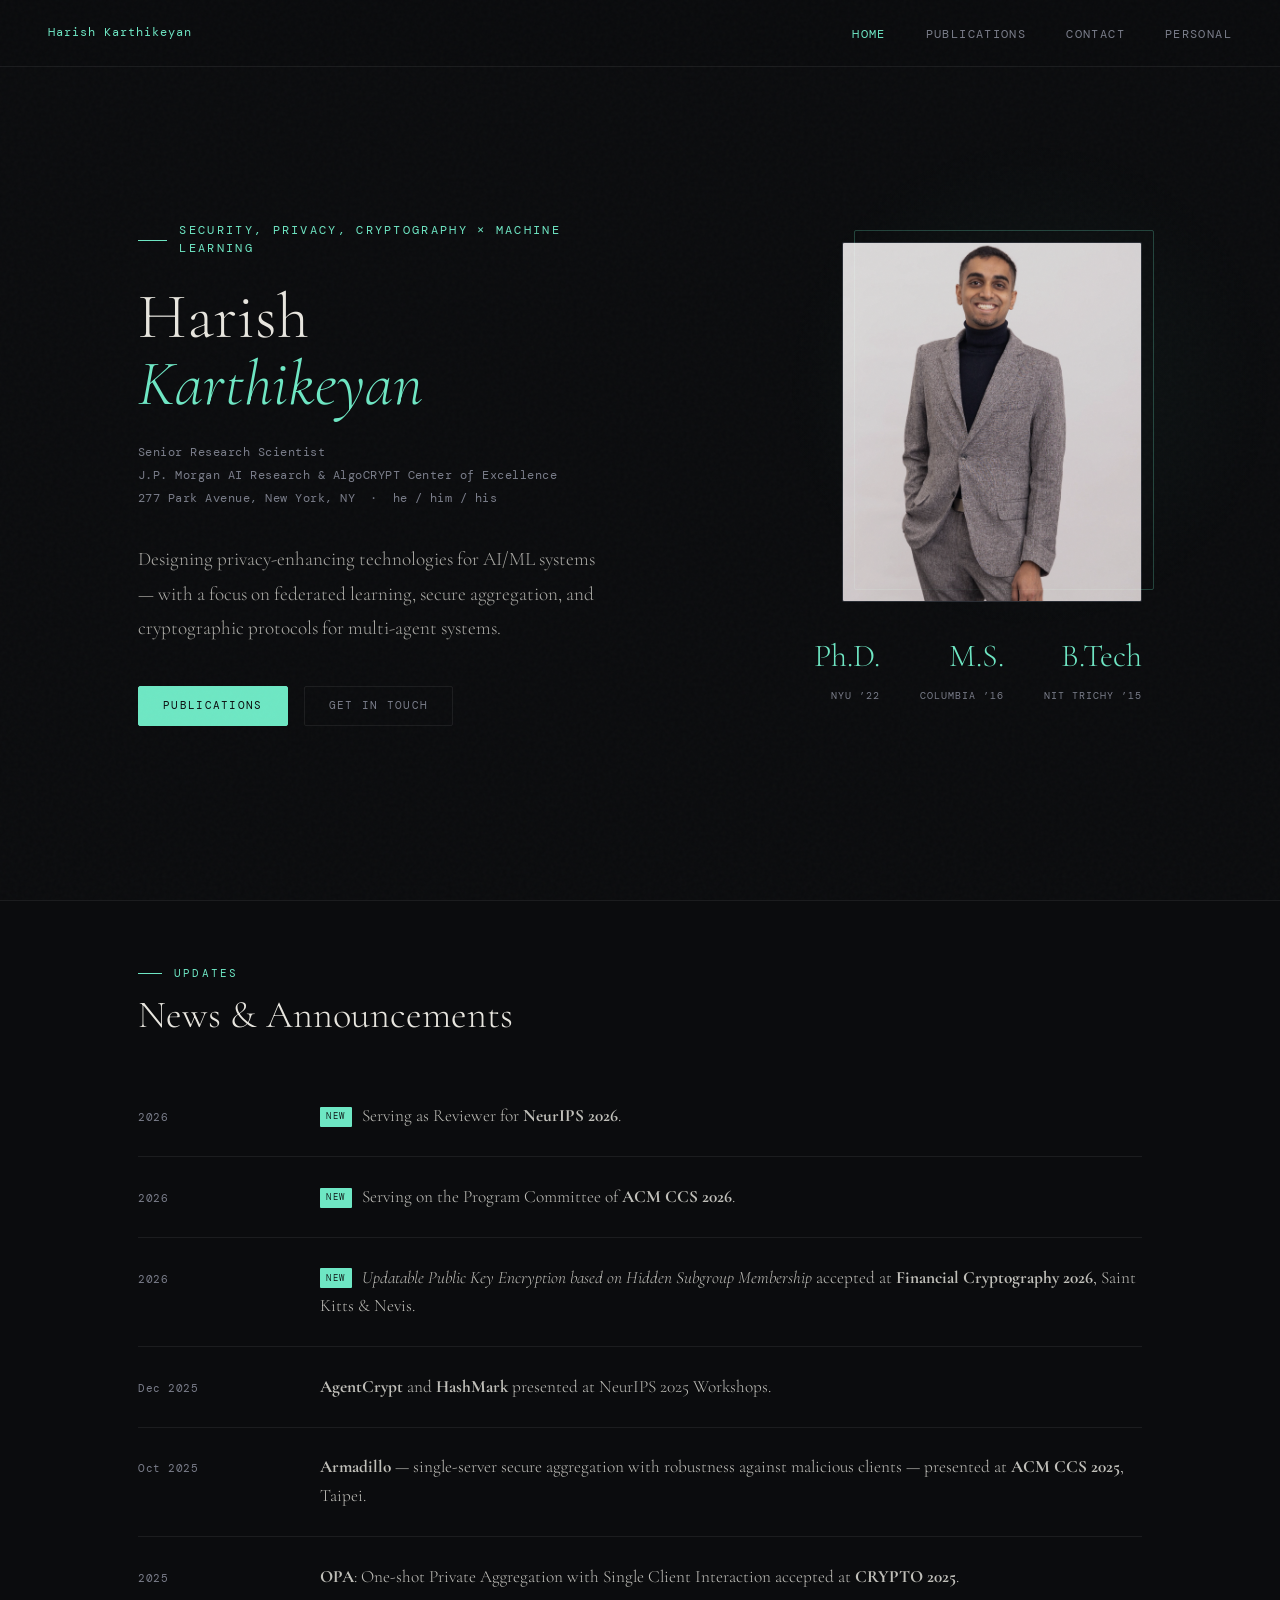
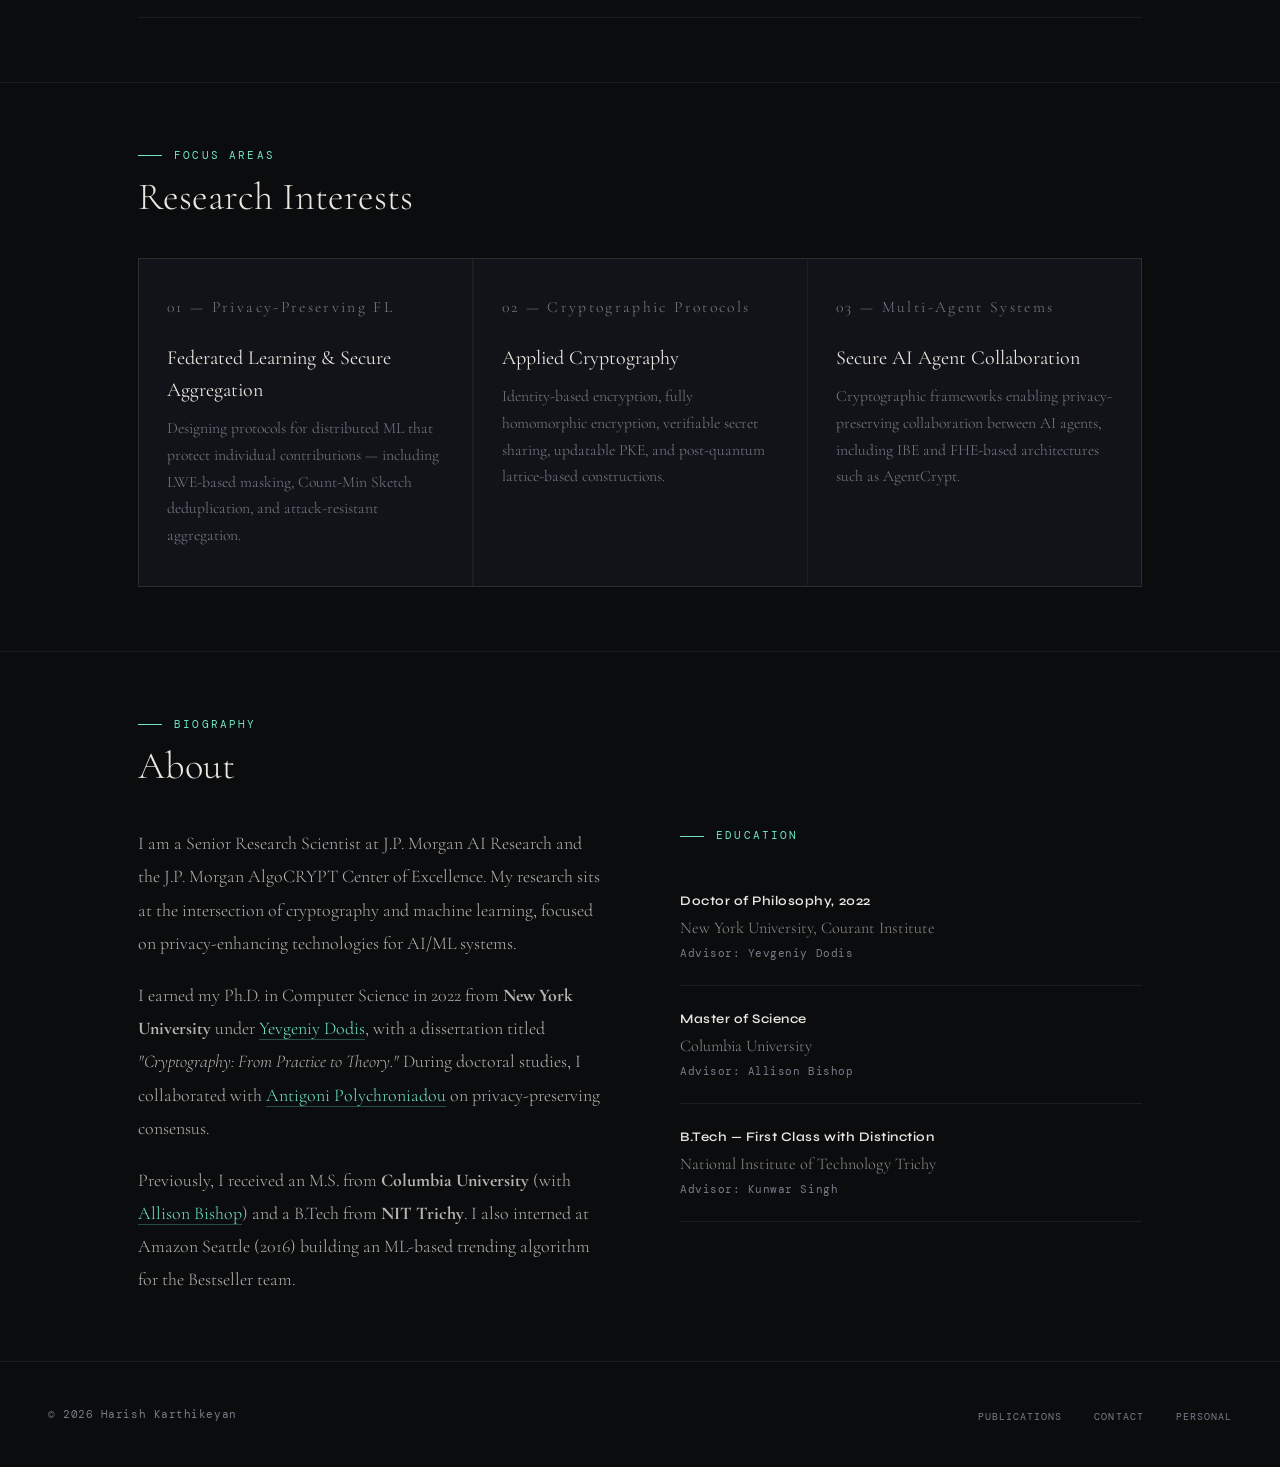
<file: index.html>
<!DOCTYPE html>
<html lang="en">
<head>
  <meta charset="UTF-8" />
  <meta name="viewport" content="width=device-width, initial-scale=1.0" />
  <title>Harish Karthikeyan — Research Scientist</title>
  <link rel="stylesheet" href="style.css" />
  <style>
    /* ── HERO ── */
    .hero {
      min-height: 100vh;
      display: grid;
      grid-template-columns: 1fr 1fr;
      align-items: center;
      padding: 8rem 3rem 5rem;
      gap: 4rem;
      max-width: var(--max);
      margin: 0 auto;
      position: relative;
    }

    .hero::after {
      content: '';
      position: fixed;
      top: 15%; right: 0;
      width: 500px; height: 500px;
      background: radial-gradient(circle, rgba(110,231,196,0.05) 0%, transparent 70%);
      pointer-events: none;
      z-index: -1;
    }

    .hero-text { max-width: 520px; }

    .hero-eyebrow {
      font-family: var(--mono);
      font-size: 0.72rem;
      letter-spacing: 0.2em;
      text-transform: uppercase;
      color: var(--accent);
      margin-bottom: 1.5rem;
      display: flex; align-items: center; gap: 0.75rem;
      animation: fadeUp 0.6s 0.05s ease forwards; opacity: 0;
    }

    .hero-eyebrow::before {
      content: '';
      display: inline-block; width: 2rem; height: 1px;
      background: var(--accent);
    }

    .hero h1 {
      font-family: var(--serif);
      font-weight: 300;
      font-size: clamp(3rem, 5vw, 5.5rem);
      line-height: 1.05;
      margin-bottom: 1.5rem;
      animation: fadeUp 0.6s 0.15s ease forwards; opacity: 0;
    }

    .hero h1 em { font-style: italic; color: var(--accent); }

    .hero-role {
      font-family: var(--mono);
      font-size: 0.76rem;
      color: var(--muted);
      letter-spacing: 0.04em;
      line-height: 1.9;
      margin-bottom: 2rem;
      animation: fadeUp 0.6s 0.25s ease forwards; opacity: 0;
    }

    .hero-desc {
      font-family: var(--serif);
      font-size: 1.2rem;
      font-weight: 300;
      color: rgba(232,230,223,0.72);
      line-height: 1.8;
      margin-bottom: 2.5rem;
      animation: fadeUp 0.6s 0.35s ease forwards; opacity: 0;
    }

    .hero-cta {
      display: flex; gap: 1rem; flex-wrap: wrap;
      animation: fadeUp 0.6s 0.45s ease forwards; opacity: 0;
    }

    /* Hero visual */
    .hero-visual {
      display: flex;
      flex-direction: column;
      align-items: flex-end;
      gap: 1.75rem;
      animation: fadeUp 0.9s 0.3s ease forwards; opacity: 0;
    }

    .photo-frame {
      position: relative;
      width: 300px; height: 360px;
      flex-shrink: 0;
    }

    .photo-frame::before {
      content: '';
      position: absolute;
      top: -12px; right: -12px;
      width: 100%; height: 100%;
      border: 1px solid var(--accent);
      opacity: 0.25;
      border-radius: 2px;
    }

    .photo-placeholder {
      width: 100%; height: 100%;
      background: var(--surface2);
      border-radius: 2px;
      border: 1px solid var(--border);
      display: flex; align-items: center; justify-content: center;
      overflow: hidden;
    }

    .photo-placeholder img {
      width: 100%; height: 100%;
      object-fit: cover;
      opacity: 0.85;
      filter: grayscale(15%);
    }

    .photo-monogram {
      font-family: var(--serif);
      font-size: 5rem;
      font-weight: 300;
      color: var(--muted);
      opacity: 0.35;
    }

    .stat-row { display: flex; gap: 2.5rem; }

    .stat { text-align: right; }

    .stat-num {
      font-family: var(--serif);
      font-size: 2rem;
      font-weight: 300;
      color: var(--accent);
      display: block;
    }

    .stat-label {
      font-family: var(--mono);
      font-size: 0.63rem;
      letter-spacing: 0.1em;
      text-transform: uppercase;
      color: var(--muted);
    }

    /* ── NEWS ── */
    #news { border-top: 1px solid var(--border); }

    .news-list { display: flex; flex-direction: column; }

    .news-item {
      display: grid;
      grid-template-columns: 150px 1fr;
      gap: 2rem;
      padding: 1.6rem 0;
      border-bottom: 1px solid var(--border);
      align-items: baseline;
    }

    .news-date {
      font-family: var(--mono);
      font-size: 0.7rem;
      color: var(--muted);
      letter-spacing: 0.05em;
    }

    .news-new {
      display: inline-block;
      font-family: var(--mono);
      font-size: 0.58rem;
      letter-spacing: 0.15em;
      text-transform: uppercase;
      color: var(--bg);
      background: var(--accent);
      padding: 0.15rem 0.4rem;
      border-radius: 1px;
      margin-right: 0.4rem;
      vertical-align: middle;
      position: relative;
      top: -1px;
    }

    .news-text {
      font-family: var(--serif);
      font-size: 1.08rem;
      font-weight: 300;
      color: rgba(232,230,223,0.82);
      line-height: 1.65;
    }

    /* ── INTERESTS ── */
    #interests { border-top: 1px solid var(--border); }

    .interests-grid {
      display: grid;
      grid-template-columns: repeat(3, 1fr);
      gap: 1.5px;
      background: var(--border);
      border: 1px solid var(--border);
    }

    .interest-card {
      background: var(--surface);
      padding: 2.25rem 1.75rem;
      transition: background 0.2s;
    }

    .interest-card:hover { background: var(--surface2); }

    .interest-num {
      font-family: var(--mono);
      font-size: 0.62rem;
      letter-spacing: 0.15em;
      color: var(--accent);
      margin-bottom: 1.25rem;
    }

    .interest-card h3 {
      font-family: var(--serif);
      font-weight: 400;
      font-size: 1.25rem;
      margin-bottom: 0.65rem;
    }

    .interest-card p {
      font-family: var(--serif);
      font-size: 0.98rem;
      font-weight: 300;
      color: var(--muted);
      line-height: 1.7;
    }

    /* ── ABOUT STRIP ── */
    #about-strip { border-top: 1px solid var(--border); }

    .about-grid {
      display: grid;
      grid-template-columns: 1fr 1fr;
      gap: 5rem;
      align-items: start;
    }

    .bio-text {
      font-family: var(--serif);
      font-size: 1.12rem;
      font-weight: 300;
      color: rgba(232,230,223,0.78);
      line-height: 1.85;
    }

    .bio-text p + p { margin-top: 1.2rem; }

    .bio-text a {
      color: var(--accent);
      text-decoration: none;
      border-bottom: 1px solid rgba(110,231,196,0.3);
      transition: border-color 0.2s;
    }

    .bio-text a:hover { border-color: var(--accent); }

    .edu-stack { display: flex; flex-direction: column; }

    .edu-item {
      padding: 1.4rem 0;
      border-bottom: 1px solid var(--border);
    }

    .edu-degree {
      font-family: var(--sans);
      font-weight: 600;
      font-size: 0.82rem;
      letter-spacing: 0.04em;
      color: var(--text);
      margin-bottom: 0.2rem;
    }

    .edu-school {
      font-family: var(--serif);
      font-size: 1.02rem;
      font-weight: 300;
      color: rgba(232,230,223,0.6);
      margin-bottom: 0.3rem;
    }

    .edu-meta {
      font-family: var(--mono);
      font-size: 0.66rem;
      letter-spacing: 0.05em;
      color: var(--muted);
    }

    @media (max-width: 860px) {
      .hero { grid-template-columns: 1fr; padding: 7rem 1.5rem 4rem; }
      .hero-visual { align-items: flex-start; }
      .photo-frame { width: 200px; height: 240px; }
      .interests-grid { grid-template-columns: 1fr; }
      .about-grid { grid-template-columns: 1fr; gap: 3rem; }
      .news-item { grid-template-columns: 110px 1fr; gap: 1rem; }
    }
  </style>
</head>
<body>

<nav>
  <a href="index.html" class="nav-logo">Harish Karthikeyan</a>
  <ul class="nav-links">
    <li><a href="index.html" class="active">Home</a></li>
    <li><a href="publications.html">Publications</a></li>
    <li><a href="contact.html">Contact</a></li>
    <li><a href="personal.html">Personal</a></li>
  </ul>
</nav>

<!-- HERO -->
<div style="max-width:var(--max);margin:0 auto;">
  <div class="hero">
    <div class="hero-text">
      <p class="hero-eyebrow">Security, Privacy, Cryptography &times; Machine Learning</p>
      <h1>Harish<br /><em>Karthikeyan</em></h1>
      <p class="hero-role">
        Senior Research Scientist<br />
        J.P. Morgan AI Research &amp; AlgoCRYPT Center of Excellence<br />
        277 Park Avenue, New York, NY &nbsp;·&nbsp; he / him / his
      </p>
      <p class="hero-desc">
        Designing privacy-enhancing technologies for AI/ML systems — with a focus on federated learning, secure aggregation, and cryptographic protocols for multi-agent systems.
      </p>
      <div class="hero-cta">
        <a href="publications.html" class="btn btn-primary">Publications</a>
        <a href="contact.html" class="btn btn-ghost">Get in Touch</a>
      </div>
    </div>

    <div class="hero-visual">
      <div class="photo-frame">
        <div class="photo-placeholder">
          <img src="Harish.jpg" alt="Harish Karthikeyan" />
          <!-- Replace with: <img src="photo.jpg" alt="Harish Karthikeyan" /> -->
          <!-- <span class="photo-monogram">HK</span> -->
        </div>
      </div>
      <div class="stat-row">
        <div class="stat">
          <span class="stat-num">Ph.D.</span>
          <span class="stat-label">NYU &rsquo;22</span>
        </div>
        <div class="stat">
          <span class="stat-num">M.S.</span>
          <span class="stat-label">Columbia &rsquo;16</span>
        </div>
        <div class="stat">
          <span class="stat-num">B.Tech</span>
          <span class="stat-label">NIT Trichy &rsquo;15</span>
        </div>
      </div>
    </div>
  </div>
</div>

<!-- NEWS -->
<div id="news" style="border-top:1px solid var(--border);">
  <div class="section">
    <p class="section-label">Updates</p>
    <h2>News &amp; Announcements</h2>
    <div class="news-list">
        <div class="news-item">
        <span class="news-date">2026</span>
        <span class="news-text"><span class="news-new">New</span> Serving as Reviewer for <strong>NeurIPS 2026</strong>.</span>
      </div>
      <div class="news-item">
        <span class="news-date">2026</span>
        <span class="news-text"><span class="news-new">New</span> Serving on the Program Committee of <strong>ACM CCS 2026</strong>.</span>
      </div>
      <div class="news-item">
        <span class="news-date">2026</span>
        <span class="news-text"><span class="news-new">New</span> <em>Updatable Public Key Encryption based on Hidden Subgroup Membership</em> accepted at <strong>Financial Cryptography 2026</strong>, Saint Kitts &amp; Nevis.</span>
      </div>
      <div class="news-item">
        <span class="news-date">Dec 2025</span>
        <span class="news-text"><strong>AgentCrypt</strong> and <strong>HashMark</strong> presented at NeurIPS 2025 Workshops.</span>
      </div>
      <div class="news-item">
        <span class="news-date">Oct 2025</span>
        <span class="news-text"><strong>Armadillo</strong> — single-server secure aggregation with robustness against malicious clients — presented at <strong>ACM CCS 2025</strong>, Taipei.</span>
      </div>
      <div class="news-item">
        <span class="news-date">2025</span>
        <span class="news-text"><strong>OPA</strong>: One-shot Private Aggregation with Single Client Interaction accepted at <strong>CRYPTO 2025</strong>.</span>
      </div>
    </div>
  </div>
</div>

<!-- RESEARCH INTERESTS -->
<div id="interests" style="border-top:1px solid var(--border);">
  <div class="section">
    <p class="section-label">Focus Areas</p>
    <h2>Research Interests</h2>
    <div class="interests-grid">
      <div class="interest-card">
        <p class="interest-num">01 — Privacy-Preserving FL</p>
        <h3>Federated Learning &amp; Secure Aggregation</h3>
        <p>Designing protocols for distributed ML that protect individual contributions — including LWE-based masking, Count-Min Sketch deduplication, and attack-resistant aggregation.</p>
      </div>
      <div class="interest-card">
        <p class="interest-num">02 — Cryptographic Protocols</p>
        <h3>Applied Cryptography</h3>
        <p>Identity-based encryption, fully homomorphic encryption, verifiable secret sharing, updatable PKE, and post-quantum lattice-based constructions.</p>
      </div>
      <div class="interest-card">
        <p class="interest-num">03 — Multi-Agent Systems</p>
        <h3>Secure AI Agent Collaboration</h3>
        <p>Cryptographic frameworks enabling privacy-preserving collaboration between AI agents, including IBE and FHE-based architectures such as AgentCrypt.</p>
      </div>
    </div>
  </div>
</div>

<!-- ABOUT -->
<div id="about-strip" style="border-top:1px solid var(--border);">
  <div class="section">
    <p class="section-label">Biography</p>
    <h2>About</h2>
    <div class="about-grid">
      <div class="bio-text">
        <p>I am a Senior Research Scientist at J.P. Morgan AI Research and the J.P. Morgan AlgoCRYPT Center of Excellence. My research sits at the intersection of cryptography and machine learning, focused on privacy-enhancing technologies for AI/ML systems.</p>
        <p>I earned my Ph.D. in Computer Science in 2022 from <strong>New York University</strong> under <a href="https://cs.nyu.edu/~dodis/" target="_blank">Yevgeniy Dodis</a>, with a dissertation titled <em>"Cryptography: From Practice to Theory."</em> During doctoral studies, I collaborated with <a href="https://antigonip.github.io/work.html" target="_blank">Antigoni Polychroniadou</a> on privacy-preserving consensus.</p>
        <p>Previously, I received an M.S. from <strong>Columbia University</strong> (with <a href="https://www.thecomputersciencecomedian.com/about" target="_blank">Allison Bishop</a>) and a B.Tech from <strong>NIT Trichy</strong>. I also interned at Amazon Seattle (2016) building an ML-based trending algorithm for the Bestseller team.</p>
      </div>

      <div>
        <p class="section-label" style="margin-bottom:1.5rem;">Education</p>
        <div class="edu-stack">
          <div class="edu-item">
            <p class="edu-degree">Doctor of Philosophy, 2022</p>
            <p class="edu-school">New York University, Courant Institute</p>
            <p class="edu-meta">Advisor: Yevgeniy Dodis</p>
          </div>
          <div class="edu-item">
            <p class="edu-degree">Master of Science</p>
            <p class="edu-school">Columbia University</p>
            <p class="edu-meta">Advisor: Allison Bishop</p>
          </div>
          <div class="edu-item">
            <p class="edu-degree">B.Tech — First Class with Distinction</p>
            <p class="edu-school">National Institute of Technology Trichy</p>
            <p class="edu-meta">Advisor: Kunwar Singh</p>
          </div>
        </div>
      </div>
    </div>
  </div>
</div>

<footer>
  <p class="footer-text">&copy; 2026 Harish Karthikeyan</p>
  <ul class="footer-links">
    <li><a href="publications.html">Publications</a></li>
    <li><a href="contact.html">Contact</a></li>
    <li><a href="personal.html">Personal</a></li>
  </ul>
</footer>

</body>
</html>
</file>
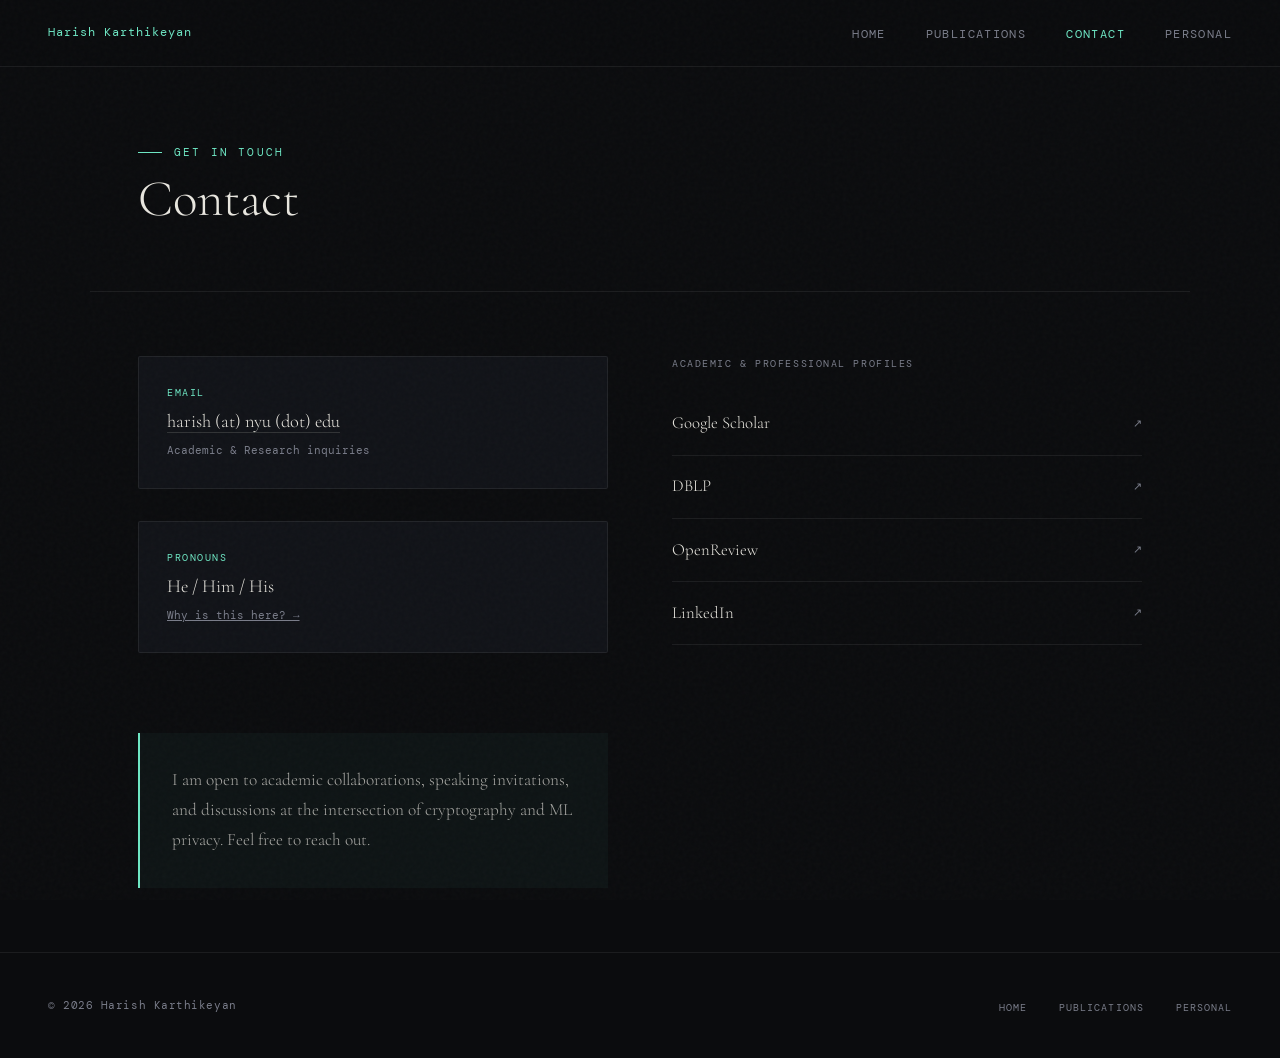
<file: contact.html>
<!DOCTYPE html>
<html lang="en">
<head>
  <meta charset="UTF-8" />
  <meta name="viewport" content="width=device-width, initial-scale=1.0" />
  <title>Contact — Harish Karthikeyan</title>
  <link rel="stylesheet" href="style.css" />
  <style>
    .contact-grid {
      display: grid;
      grid-template-columns: 1fr 1fr;
      gap: 4rem;
      align-items: start;
    }

    .contact-block { display: flex; flex-direction: column; gap: 2rem; }

    .contact-item {
      display: flex;
      flex-direction: column;
      gap: 0.4rem;
      padding: 1.75rem;
      background: var(--surface);
      border: 1px solid var(--border);
      border-radius: 2px;
      transition: border-color 0.2s;
    }

    .contact-item:hover { border-color: rgba(110,231,196,0.25); }

    .contact-item-label {
      font-family: var(--mono);
      font-size: 0.65rem;
      letter-spacing: 0.15em;
      text-transform: uppercase;
      color: var(--accent);
    }

    .contact-item-value {
      font-family: var(--serif);
      font-size: 1.15rem;
      font-weight: 300;
      color: var(--text);
      line-height: 1.5;
    }

    .contact-item-value a {
      color: inherit;
      text-decoration: none;
      border-bottom: 1px solid rgba(232,230,223,0.15);
      transition: color 0.2s, border-color 0.2s;
    }

    .contact-item-value a:hover { color: var(--accent); border-color: var(--accent); }

    .contact-item-sub {
      font-family: var(--mono);
      font-size: 0.68rem;
      color: var(--muted);
    }

    /* Profiles side */
    .profiles-header {
      font-family: var(--mono);
      font-size: 0.65rem;
      letter-spacing: 0.15em;
      text-transform: uppercase;
      color: var(--muted);
      margin-bottom: 1.25rem;
    }

    .profile-list { display: flex; flex-direction: column; gap: 0; }

    .profile-item {
      display: flex;
      align-items: center;
      justify-content: space-between;
      padding: 1.1rem 0;
      border-bottom: 1px solid var(--border);
      text-decoration: none;
      transition: padding-left 0.2s;
    }

    .profile-item:hover { padding-left: 0.5rem; }

    .profile-name {
      font-family: var(--serif);
      font-size: 1.05rem;
      font-weight: 300;
      color: var(--text);
    }

    .profile-arrow {
      font-family: var(--mono);
      font-size: 0.7rem;
      color: var(--muted);
      transition: color 0.2s;
    }

    .profile-item:hover .profile-arrow { color: var(--accent); }

    .collab-note {
      margin-top: 3rem;
      padding: 2rem;
      border-left: 2px solid var(--accent);
      background: rgba(110,231,196,0.04);
    }

    .collab-note p {
      font-family: var(--serif);
      font-size: 1.08rem;
      font-weight: 300;
      color: rgba(232,230,223,0.7);
      line-height: 1.75;
    }

    @media (max-width: 800px) {
      .contact-grid { grid-template-columns: 1fr; gap: 2.5rem; }
    }
  </style>
</head>
<body>

<nav>
  <a href="index.html" class="nav-logo">Harish Karthikeyan</a>
  <ul class="nav-links">
    <li><a href="index.html">Home</a></li>
    <li><a href="publications.html">Publications</a></li>
    <li><a href="contact.html" class="active">Contact</a></li>
    <li><a href="personal.html">Personal</a></li>
  </ul>
</nav>

<div class="page-header fade-up fade-up-1">
  <p class="page-eyebrow">Get In Touch</p>
  <h1>Contact</h1>
</div>

<div class="section fade-up fade-up-2">
  <div class="contact-grid">

    <div class="contact-block">
      <div class="contact-item">
        <span class="contact-item-label">Email</span>
        <span class="contact-item-value">
          <a href="mailto:harish@nyu.edu">harish (at) nyu (dot) edu</a>
        </span>
        <span class="contact-item-sub">Academic &amp; Research inquiries</span>
      </div>

      <!-- <div class="contact-item">
        <span class="contact-item-label">Office</span>
        <span class="contact-item-value">
          383 Madison Avenue, Floor 9<br />
          J.P. Morgan AI Research<br />
          New York, NY 10017
        </span>
      </div> -->

      <div class="contact-item">
        <span class="contact-item-label">Pronouns</span>
        <span class="contact-item-value">He / Him / His</span>
        <span class="contact-item-sub"><a href="https://www.mypronouns.org" target="_blank" style="color:var(--muted);border-bottom:1px solid transparent;">Why is this here? →</a></span>
      </div>

      <div class="collab-note">
        <p>I am open to academic collaborations, speaking invitations, and discussions at the intersection of cryptography and ML privacy. Feel free to reach out.</p>
      </div>
    </div>

    <div>
      <p class="profiles-header">Academic &amp; Professional Profiles</p>
      <div class="profile-list">
        <a href="https://scholar.google.com/citations?user=d4J5UHAAAAAJ&hl=en" target="_blank" class="profile-item">
          <span class="profile-name">Google Scholar</span>
          <span class="profile-arrow">↗</span>
        </a>
        <a href="https://dblp.org" target="_blank" class="profile-item">
          <span class="profile-name">DBLP</span>
          <span class="profile-arrow">↗</span>
        </a>
        <a href="https://openreview.net/profile?id=%7EHarish_Karthikeyan1" target="_blank" class="profile-item">
          <span class="profile-name">OpenReview</span>
          <span class="profile-arrow">↗</span>
        </a>
        <a href="https://linkedin.com/in/karthikeyanharish" target="_blank" class="profile-item">
          <span class="profile-name">LinkedIn</span>
          <span class="profile-arrow">↗</span>
        </a>
        <!-- <a href="https://github.com" target="_blank" class="profile-item">
          <span class="profile-name">GitHub</span>
          <span class="profile-arrow">↗</span>
        </a> -->
      </div>
    </div>

  </div>
</div>

<footer>
  <p class="footer-text">&copy; 2026 Harish Karthikeyan</p>
  <ul class="footer-links">
    <li><a href="index.html">Home</a></li>
    <li><a href="publications.html">Publications</a></li>
    <li><a href="personal.html">Personal</a></li>
  </ul>
</footer>

</body>
</html>
</file>
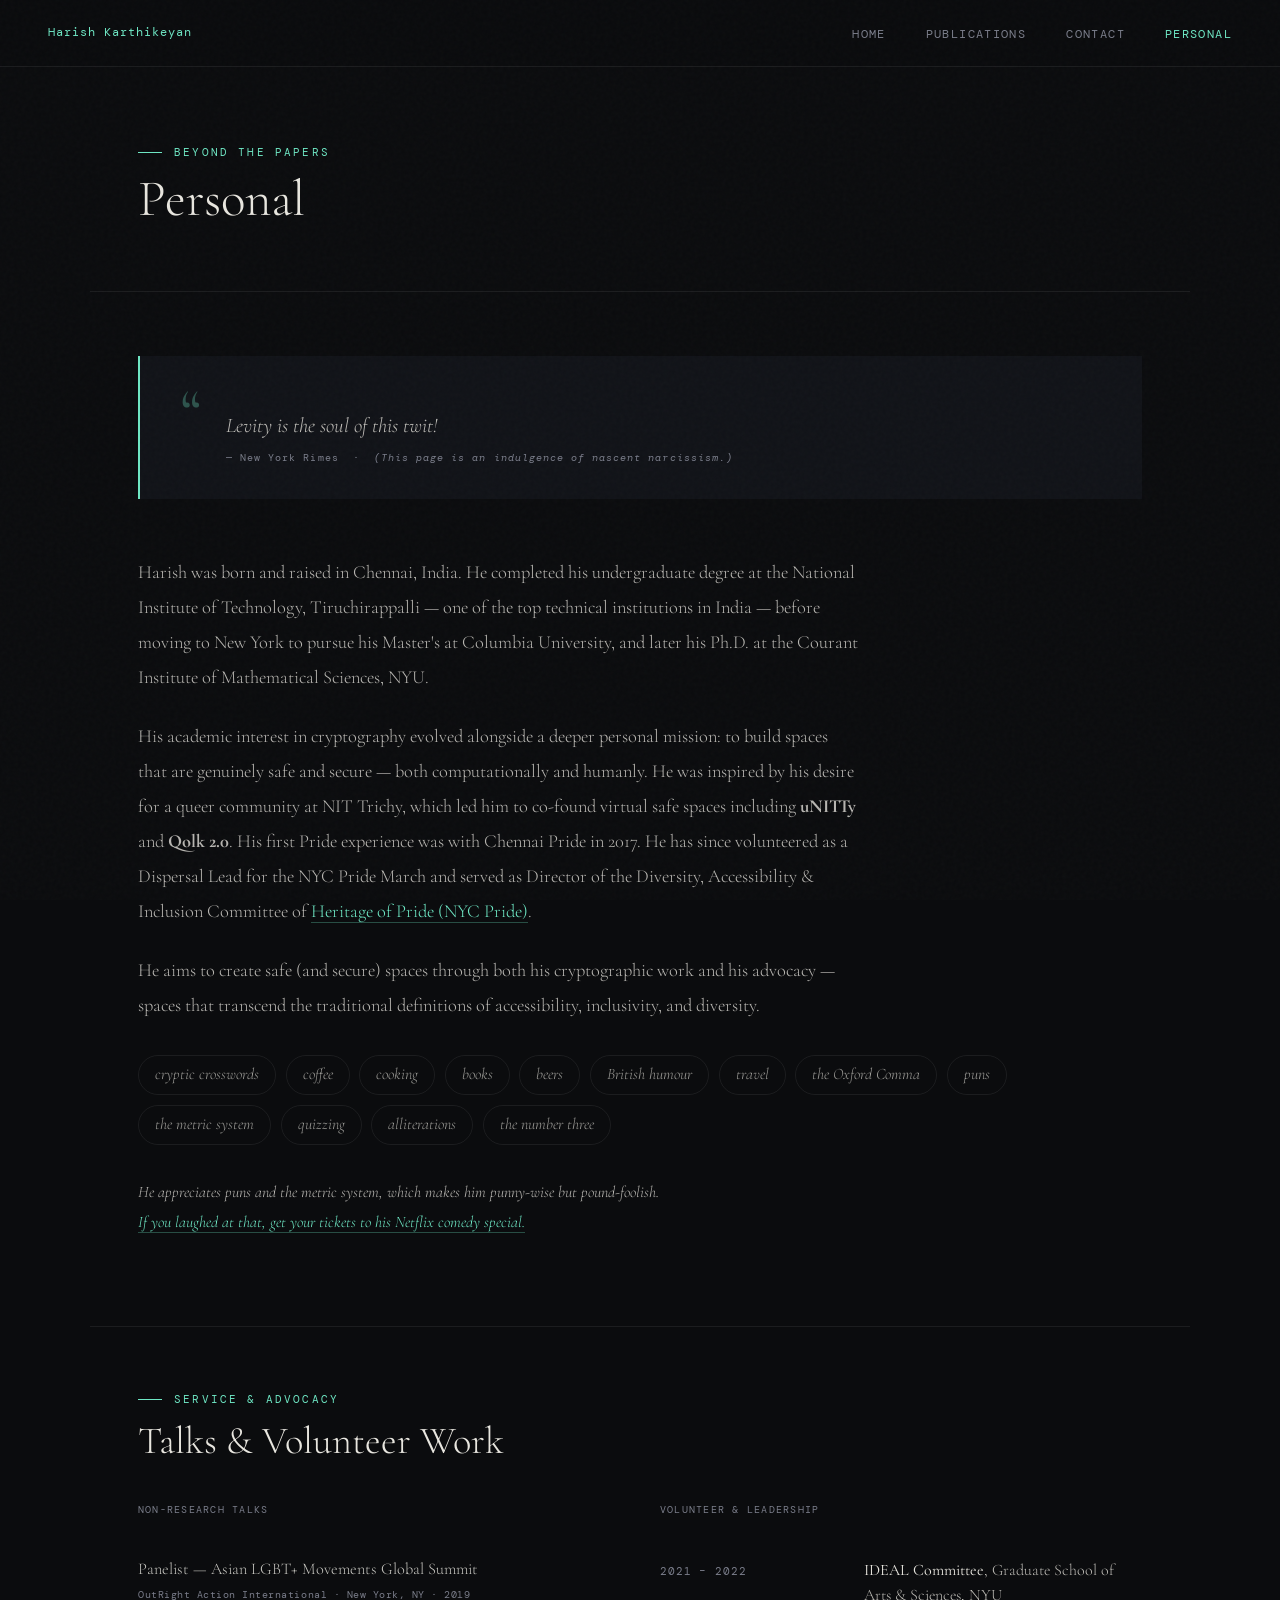
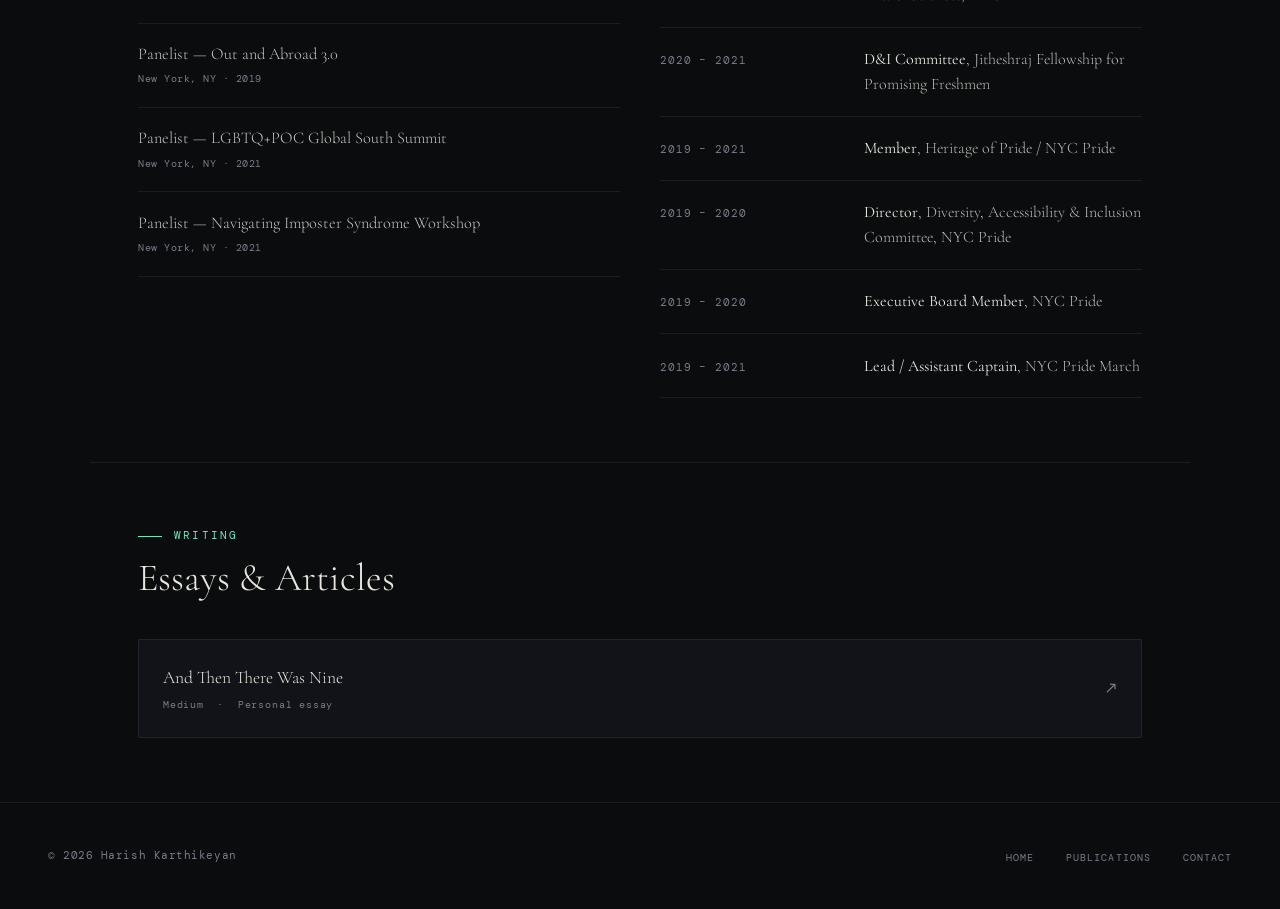
<file: personal.html>
<!DOCTYPE html>
<html lang="en">
<head>
  <meta charset="UTF-8" />
  <meta name="viewport" content="width=device-width, initial-scale=1.0" />
  <title>Personal — Harish Karthikeyan</title>
  <link rel="stylesheet" href="style.css" />
  <style>
    /* ── QUOTE BANNER ── */
    .quote-banner {
      background: var(--surface);
      border-left: 2px solid var(--accent);
      padding: 2rem 2.5rem;
      margin-bottom: 3.5rem;
      display: flex;
      align-items: baseline;
      gap: 1.5rem;
    }

    .quote-mark {
      font-family: var(--serif);
      font-size: 4rem;
      color: var(--accent);
      opacity: 0.3;
      line-height: 1;
      flex-shrink: 0;
      margin-top: -0.5rem;
    }

    .quote-content {
      font-family: var(--serif);
      font-style: italic;
      font-size: 1.3rem;
      font-weight: 300;
      color: rgba(232,230,223,0.8);
      line-height: 1.6;
    }

    .quote-source {
      font-family: var(--mono);
      font-size: 0.65rem;
      letter-spacing: 0.1em;
      color: var(--muted);
      margin-top: 0.5rem;
    }

    /* ── BIO TEXT ── */
    .personal-bio {
      font-family: var(--serif);
      font-size: 1.15rem;
      font-weight: 300;
      color: rgba(232,230,223,0.78);
      line-height: 1.9;
      max-width: 720px;
      margin-bottom: 1.5rem;
    }

    .personal-bio a {
      color: var(--accent);
      text-decoration: none;
      border-bottom: 1px solid rgba(110,231,196,0.3);
      transition: border-color 0.2s;
    }

    .personal-bio a:hover { border-color: var(--accent); }

    /* ── INTERESTS PILLS ── */
    .interests-pile {
      display: flex; flex-wrap: wrap; gap: 0.6rem;
      margin: 2rem 0;
    }

    .interest-pill {
      font-family: var(--serif);
      font-style: italic;
      font-size: 1rem;
      font-weight: 300;
      color: rgba(232,230,223,0.65);
      padding: 0.4rem 1rem;
      border: 1px solid var(--border);
      border-radius: 999px;
      transition: all 0.15s;
    }

    .interest-pill:hover {
      border-color: rgba(110,231,196,0.3);
      color: var(--accent);
    }

    /* ── ADVOCACY ── */
    .advocacy-grid {
      display: grid;
      grid-template-columns: 1fr 1fr;
      gap: 2.5rem;
      align-items: start;
    }

    /* ── TIMELINE ── */
    .timeline { display: flex; flex-direction: column; gap: 0; }

    .timeline-item {
      display: grid;
      grid-template-columns: 180px 1fr;
      gap: 1rem 1.5rem;
      padding: 1.2rem 0;
      border-bottom: 1px solid var(--border);
      align-items: baseline;
    }

    .timeline-year {
      font-family: var(--mono);
      font-size: 0.68rem;
      letter-spacing: 0.08em;
      color: var(--muted);
    }

    .timeline-text {
      font-family: var(--serif);
      font-size: 1rem;
      font-weight: 300;
      color: rgba(232,230,223,0.8);
      line-height: 1.55;
    }

    .timeline-text strong { font-weight: 400; color: var(--text); }

    /* ── TALKS ── */
    .talks-list { display: flex; flex-direction: column; gap: 0; }

    .talk-item {
      padding: 1.2rem 0;
      border-bottom: 1px solid var(--border);
    }

    .talk-title {
      font-family: var(--serif);
      font-size: 1.02rem;
      font-weight: 300;
      color: rgba(232,230,223,0.85);
      line-height: 1.45;
    }

    .talk-meta {
      font-family: var(--mono);
      font-size: 0.65rem;
      letter-spacing: 0.05em;
      color: var(--muted);
      margin-top: 0.3rem;
    }

    /* ── WRITINGS ── */
    .writing-card {
      display: flex;
      align-items: center;
      justify-content: space-between;
      gap: 1.5rem;
      padding: 1.5rem;
      background: var(--surface);
      border: 1px solid var(--border);
      border-radius: 2px;
      text-decoration: none;
      transition: border-color 0.2s;
    }

    .writing-card:hover { border-color: rgba(110,231,196,0.3); }

    .writing-card-title {
      font-family: var(--serif);
      font-size: 1.1rem;
      font-weight: 300;
      color: var(--text);
    }

    .writing-card-meta {
      font-family: var(--mono);
      font-size: 0.63rem;
      letter-spacing: 0.08em;
      color: var(--muted);
      margin-top: 0.3rem;
    }

    .writing-card-arrow {
      font-size: 1rem;
      color: var(--muted);
      transition: color 0.2s;
      flex-shrink: 0;
    }

    .writing-card:hover .writing-card-arrow { color: var(--accent); }

    @media (max-width: 800px) {
      .advocacy-grid { grid-template-columns: 1fr; }
      .timeline-item { grid-template-columns: 120px 1fr; }
    }
  </style>
</head>
<body>

<nav>
  <a href="index.html" class="nav-logo">Harish Karthikeyan</a>
  <ul class="nav-links">
    <li><a href="index.html">Home</a></li>
    <li><a href="publications.html">Publications</a></li>
    <li><a href="contact.html">Contact</a></li>
    <li><a href="personal.html" class="active">Personal</a></li>
  </ul>
</nav>

<div class="page-header fade-up fade-up-1">
  <p class="page-eyebrow">Beyond the Papers</p>
  <h1>Personal</h1>
</div>

<div class="section fade-up fade-up-2">

  <div class="quote-banner">
    <span class="quote-mark">&ldquo;</span>
    <div>
      <p class="quote-content">Levity is the soul of this twit!</p>
      <p class="quote-source">— New York Rimes &nbsp;·&nbsp; <em>(This page is an indulgence of nascent narcissism.)</em></p>
    </div>
  </div>

  <p class="personal-bio">
    Harish was born and raised in Chennai, India. He completed his undergraduate degree at the National Institute of Technology, Tiruchirappalli — one of the top technical institutions in India — before moving to New York to pursue his Master's at Columbia University, and later his Ph.D. at the Courant Institute of Mathematical Sciences, NYU.
  </p>

  <p class="personal-bio">
    His academic interest in cryptography evolved alongside a deeper personal mission: to build spaces that are genuinely safe and secure — both computationally and humanly. He was inspired by his desire for a queer community at NIT Trichy, which led him to co-found virtual safe spaces including <strong>uNITTy</strong> and <strong>Qolk 2.0</strong>. His first Pride experience was with Chennai Pride in 2017. He has since volunteered as a Dispersal Lead for the NYC Pride March and served as Director of the Diversity, Accessibility &amp; Inclusion Committee of <a href="https://en.wikipedia.org/wiki/Heritage_of_Pride" target="_blank">Heritage of Pride (NYC Pride)</a>.
  </p>

  <p class="personal-bio">
    He aims to create safe (and secure) spaces through both his cryptographic work and his advocacy — spaces that transcend the traditional definitions of accessibility, inclusivity, and diversity.
  </p>

  <!-- Interests / personality pills -->
  <div class="interests-pile">
    <span class="interest-pill">cryptic crosswords</span>
    <span class="interest-pill">coffee</span>
    <span class="interest-pill">cooking</span>
    <span class="interest-pill">books</span>
    <span class="interest-pill">beers</span>
    <span class="interest-pill">British humour</span>
    <span class="interest-pill">travel</span>
    <span class="interest-pill">the Oxford Comma</span>
    <span class="interest-pill">puns</span>
    <span class="interest-pill">the metric system</span>
    <span class="interest-pill">quizzing</span>
    <span class="interest-pill">alliterations</span>
    <span class="interest-pill">the number three</span>
  </div>

  <p class="personal-bio" style="font-style:italic; font-size:1rem; margin-top:0.5rem;">
    He appreciates puns and the metric system, which makes him punny-wise but pound-foolish.<br />
    <a href="https://www.youtube.com/watch?v=wHqqraFrrd0" target="_blank">If you laughed at that, get your tickets to his Netflix comedy special.</a>
  </p>

</div>

<!-- ADVOCACY + TALKS -->
<div class="section" style="border-top:1px solid var(--border);">
  <p class="section-label">Service &amp; Advocacy</p>
  <h2>Talks &amp; Volunteer Work</h2>

  <div class="advocacy-grid">

    <div>
      <p style="font-family:var(--mono);font-size:0.65rem;letter-spacing:0.12em;text-transform:uppercase;color:var(--muted);margin-bottom:1.25rem;">Non-Research Talks</p>
      <div class="talks-list">
        <div class="talk-item">
          <p class="talk-title">Panelist — Asian LGBT+ Movements Global Summit</p>
          <p class="talk-meta">OutRight Action International · New York, NY · 2019</p>
        </div>
        <div class="talk-item">
          <p class="talk-title">Panelist — Out and Abroad 3.0</p>
          <p class="talk-meta">New York, NY · 2019</p>
        </div>
        <div class="talk-item">
          <p class="talk-title">Panelist — LGBTQ+POC Global South Summit</p>
          <p class="talk-meta">New York, NY · 2021</p>
        </div>
        <div class="talk-item">
          <p class="talk-title">Panelist — Navigating Imposter Syndrome Workshop</p>
          <p class="talk-meta">New York, NY · 2021</p>
        </div>
      </div>
    </div>

    <div>
      <p style="font-family:var(--mono);font-size:0.65rem;letter-spacing:0.12em;text-transform:uppercase;color:var(--muted);margin-bottom:1.25rem;">Volunteer &amp; Leadership</p>
      <div class="timeline">
        <div class="timeline-item">
          <span class="timeline-year">2021 – 2022</span>
          <span class="timeline-text"><strong>IDEAL Committee</strong>, Graduate School of Arts &amp; Sciences, NYU</span>
        </div>
        <div class="timeline-item">
          <span class="timeline-year">2020 – 2021</span>
          <span class="timeline-text"><strong>D&amp;I Committee</strong>, Jitheshraj Fellowship for Promising Freshmen</span>
        </div>
        <div class="timeline-item">
          <span class="timeline-year">2019 – 2021</span>
          <span class="timeline-text"><strong>Member</strong>, Heritage of Pride / NYC Pride</span>
        </div>
        <div class="timeline-item">
          <span class="timeline-year">2019 – 2020</span>
          <span class="timeline-text"><strong>Director</strong>, Diversity, Accessibility &amp; Inclusion Committee, NYC Pride</span>
        </div>
        <div class="timeline-item">
          <span class="timeline-year">2019 – 2020</span>
          <span class="timeline-text"><strong>Executive Board Member</strong>, NYC Pride</span>
        </div>
        <div class="timeline-item">
          <span class="timeline-year">2019 – 2021</span>
          <span class="timeline-text"><strong>Lead / Assistant Captain</strong>, NYC Pride March</span>
        </div>
      </div>
    </div>

  </div>
</div>

<!-- WRITINGS -->
<div class="section" style="border-top:1px solid var(--border);">
  <p class="section-label">Writing</p>
  <h2>Essays &amp; Articles</h2>

  <a href="https://medium.com/@harishkarthikeyan/and-then-there-was-nine-fe346467dbe8" target="_blank" class="writing-card">
    <div>
      <p class="writing-card-title">And Then There Was Nine</p>
      <p class="writing-card-meta">Medium &nbsp;·&nbsp; Personal essay</p>
    </div>
    <span class="writing-card-arrow">↗</span>
  </a>

</div>

<footer>
  <p class="footer-text">&copy; 2026 Harish Karthikeyan</p>
  <ul class="footer-links">
    <li><a href="index.html">Home</a></li>
    <li><a href="publications.html">Publications</a></li>
    <li><a href="contact.html">Contact</a></li>
  </ul>
</footer>

</body>
</html>
</file>
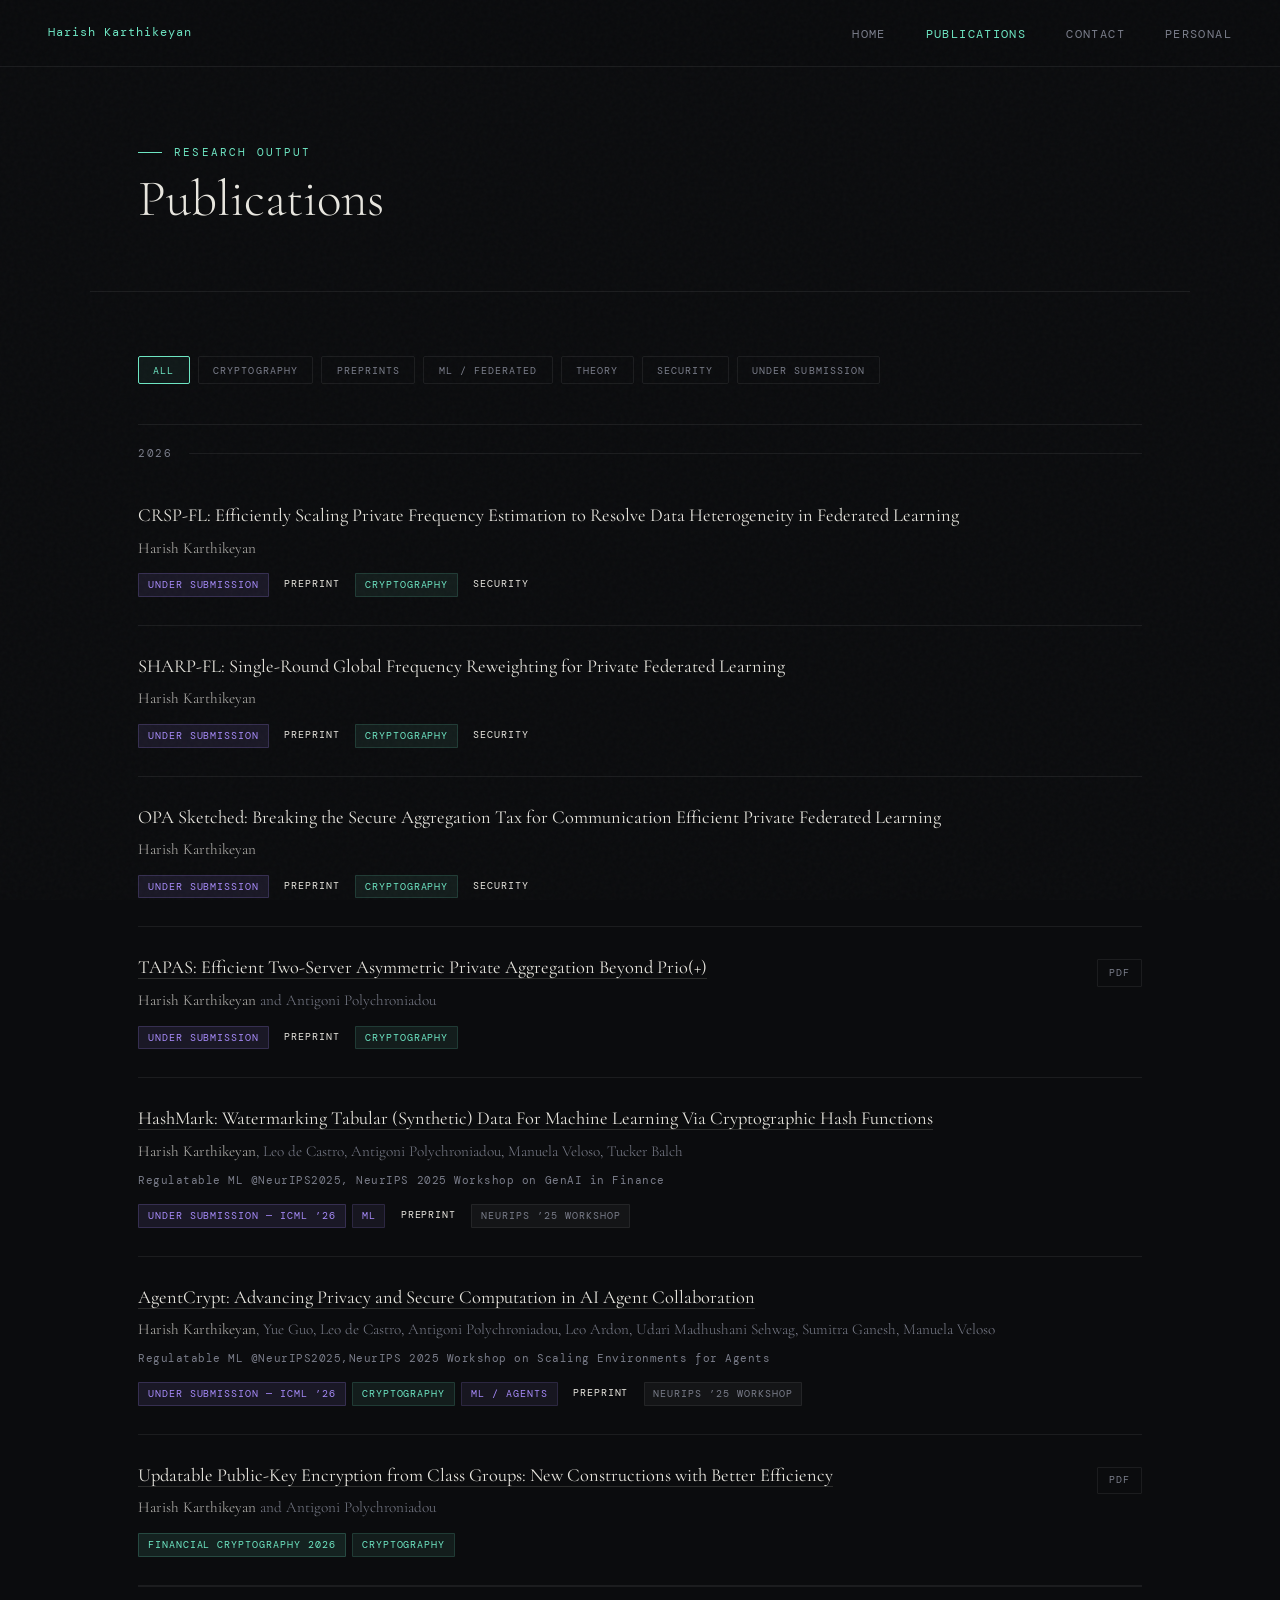
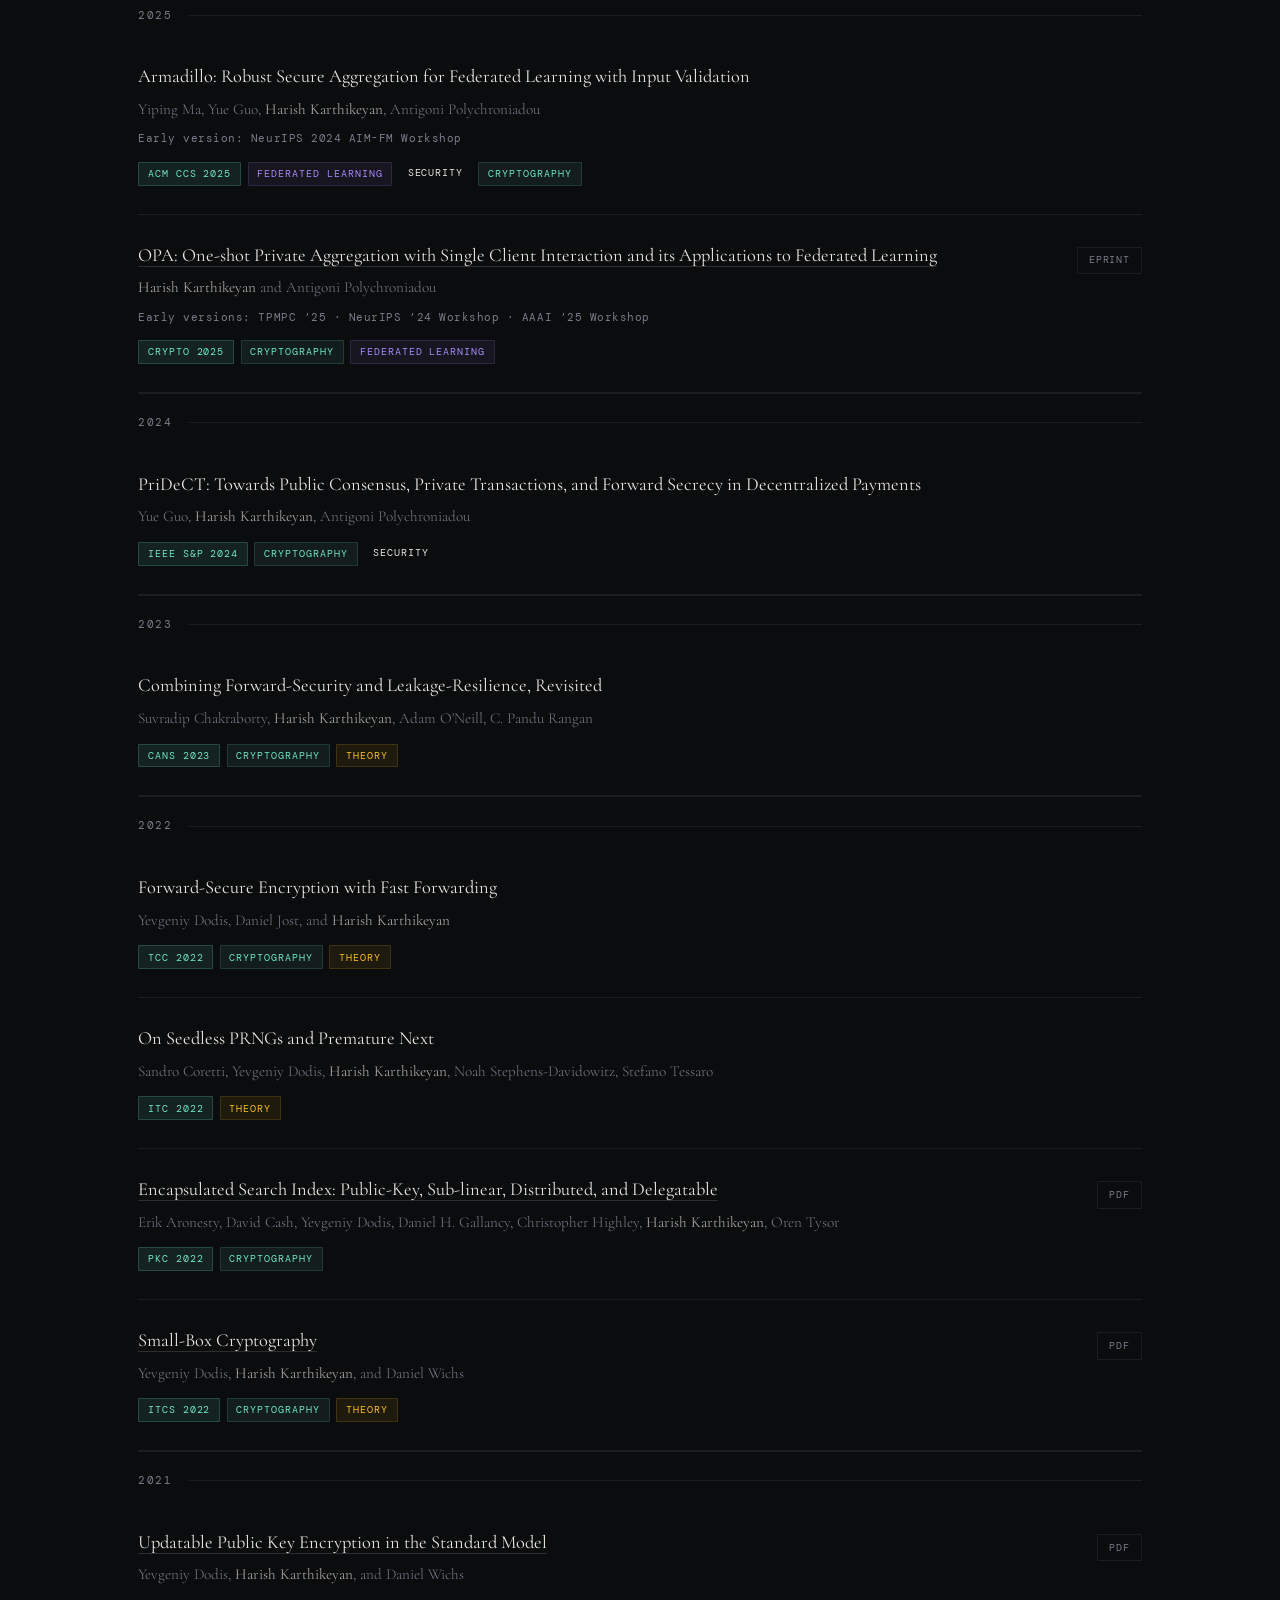
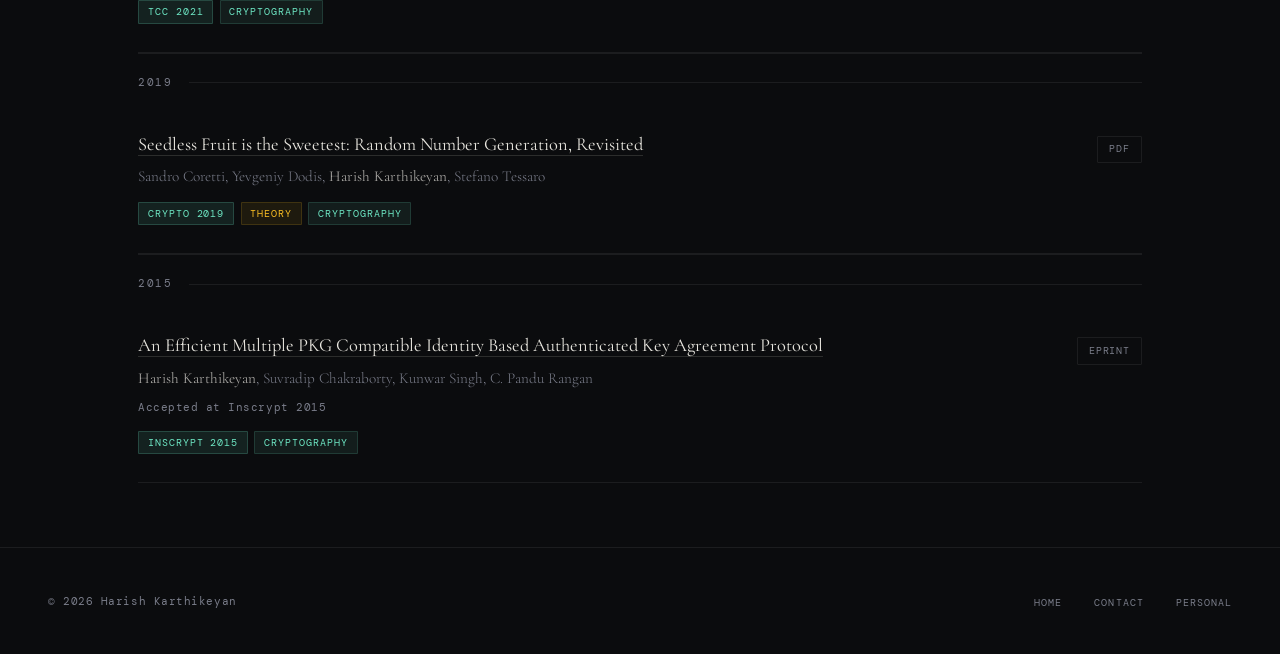
<file: publications.html>
<!DOCTYPE html>
<html lang="en">
<head>
  <meta charset="UTF-8" />
  <meta name="viewport" content="width=device-width, initial-scale=1.0" />
  <title>Publications — Harish Karthikeyan</title>
  <link rel="stylesheet" href="style.css" />
  <style>
    /* ── FILTER BAR ── */
    .filter-bar {
      display: flex; gap: 0.5rem; flex-wrap: wrap;
      margin-bottom: 2.5rem;
    }

    .filter-btn {
      font-family: var(--mono);
      font-size: 0.65rem;
      letter-spacing: 0.1em;
      text-transform: uppercase;
      padding: 0.4rem 0.9rem;
      border: 1px solid var(--border);
      background: transparent;
      color: var(--muted);
      border-radius: 2px;
      cursor: pointer;
      transition: all 0.15s;
    }

    .filter-btn:hover { border-color: var(--text); color: var(--text); }
    .filter-btn.active { border-color: var(--accent); color: var(--accent); background: rgba(110,231,196,0.06); }

    /* ── YEAR GROUP ── */
    .year-group { margin-bottom: 0; }

    .year-heading {
      font-family: var(--mono);
      font-size: 0.7rem;
      letter-spacing: 0.15em;
      color: var(--muted);
      padding: 1.25rem 0 0.75rem;
      border-top: 1px solid var(--border);
      display: flex; align-items: center; gap: 1rem;
    }

    .year-heading::after {
      content: '';
      flex: 1; height: 1px;
      background: var(--border);
    }

    /* ── PUB CARD ── */
    .pub-card {
      display: grid;
      grid-template-columns: 1fr auto;
      gap: 1rem 2rem;
      padding: 1.75rem 0;
      border-bottom: 1px solid var(--border);
      align-items: start;
      transition: background 0.15s;
    }

    .pub-card:hover { background: rgba(255,255,255,0.015); }

    .pub-main { display: flex; flex-direction: column; gap: 0.5rem; }

    .pub-title {
      font-family: var(--serif);
      font-size: 1.15rem;
      font-weight: 400;
      line-height: 1.4;
      color: var(--text);
    }

    .pub-title a {
      color: inherit;
      text-decoration: none;
      border-bottom: 1px solid rgba(232,230,223,0.15);
      transition: border-color 0.2s, color 0.2s;
    }

    .pub-title a:hover { color: var(--accent); border-color: var(--accent); }

    .pub-authors {
      font-family: var(--serif);
      font-size: 0.95rem;
      font-weight: 300;
      color: var(--muted);
      line-height: 1.5;
    }

    .pub-authors strong {
      color: rgba(232,230,223,0.7);
      font-weight: 400;
    }

    .pub-sub {
      font-family: var(--mono);
      font-size: 0.66rem;
      letter-spacing: 0.05em;
      color: var(--muted);
      margin-top: 0.15rem;
    }

    .pub-tags {
      display: flex; flex-wrap: wrap; gap: 0.4rem;
      margin-top: 0.35rem;
      align-items: flex-start;
    }

    .tag {
      font-family: var(--mono);
      font-size: 0.6rem;
      letter-spacing: 0.1em;
      text-transform: uppercase;
      padding: 0.2rem 0.55rem;
      border-radius: 1px;
    }

    .tag-venue {
      background: rgba(110,231,196,0.1);
      color: var(--accent);
      border: 1px solid rgba(110,231,196,0.2);
    }

    .tag-submission {
      background: rgba(167,139,250,0.1);
      color: var(--accent2);
      border: 1px solid rgba(167,139,250,0.2);
    }

    .tag-workshop {
      background: rgba(255,255,255,0.04);
      color: var(--muted);
      border: 1px solid var(--border);
    }

    .tag-crypto { background: rgba(110,231,196,0.08); color: #6ee7c4; border: 1px solid rgba(110,231,196,0.15); }
    .tag-ml     { background: rgba(167,139,250,0.08); color: #a78bfa; border: 1px solid rgba(167,139,250,0.15); }
    .tag-theory { background: rgba(251,191,36,0.08);  color: #fbbf24; border: 1px solid rgba(251,191,36,0.15); }

    .pub-links {
      display: flex; flex-direction: column; gap: 0.4rem;
      align-items: flex-end;
      padding-top: 0.25rem;
      flex-shrink: 0;
    }

    .pub-link {
      font-family: var(--mono);
      font-size: 0.63rem;
      letter-spacing: 0.08em;
      text-transform: uppercase;
      color: var(--muted);
      text-decoration: none;
      padding: 0.3rem 0.7rem;
      border: 1px solid var(--border);
      border-radius: 1px;
      transition: all 0.15s;
      white-space: nowrap;
    }

    .pub-link:hover { border-color: var(--accent); color: var(--accent); }

    /* ── SUMMARY STRIP ── */
    .summary-strip {
      display: grid;
      grid-template-columns: repeat(4, 1fr);
      gap: 1.5px;
      background: var(--border);
      border: 1px solid var(--border);
      margin-bottom: 3.5rem;
    }

    .summary-cell {
      background: var(--surface);
      padding: 1.75rem 1.5rem;
      text-align: center;
    }

    .summary-num {
      font-family: var(--serif);
      font-size: 2.5rem;
      font-weight: 300;
      color: var(--accent);
      display: block;
      line-height: 1;
      margin-bottom: 0.4rem;
    }

    .summary-label {
      font-family: var(--mono);
      font-size: 0.63rem;
      letter-spacing: 0.1em;
      text-transform: uppercase;
      color: var(--muted);
    }

    @media (max-width: 700px) {
      .pub-card { grid-template-columns: 1fr; }
      .pub-links { flex-direction: row; flex-wrap: wrap; align-items: flex-start; }
      .summary-strip { grid-template-columns: repeat(2,1fr); }
    }
  </style>
</head>
<body>

<nav>
  <a href="index.html" class="nav-logo">Harish Karthikeyan</a>
  <ul class="nav-links">
    <li><a href="index.html">Home</a></li>
    <li><a href="publications.html" class="active">Publications</a></li>
    <li><a href="contact.html">Contact</a></li>
    <li><a href="personal.html">Personal</a></li>
  </ul>
</nav>

<div class="page-header fade-up fade-up-1">
  <p class="page-eyebrow">Research Output</p>
  <h1>Publications</h1>
</div>

<div class="section fade-up fade-up-2">
  <!-- Summary strip -->
  <!-- <div class="summary-strip">
    <div class="summary-cell">
      <span class="summary-num">15+</span>
      <span class="summary-label">Total Papers</span>
    </div>
    <div class="summary-cell">
      <span class="summary-num">5</span>
      <span class="summary-label">Top Venues</span>
    </div>
    <div class="summary-cell">
      <span class="summary-num">2</span>
      <span class="summary-label">Under Submission</span>
    </div>
    <div class="summary-cell">
      <span class="summary-num">2026</span>
      <span class="summary-label">Most Recent</span>
    </div>
  </div> -->

  <!-- Filter -->
  <div class="filter-bar">
    <button class="filter-btn active" onclick="filterPubs('all', this)">All</button>
    <button class="filter-btn" onclick="filterPubs('crypto', this)">Cryptography</button>
    <button class="filter-btn" onclick="filterPubs('preprint', this)">Preprints</button>
    <button class="filter-btn" onclick="filterPubs('ml', this)">ML / Federated</button>
    <button class="filter-btn" onclick="filterPubs('theory', this)">Theory</button>
    <button class="filter-btn" onclick="filterPubs('sec', this)">Security</button>
    <button class="filter-btn" onclick="filterPubs('submission', this)">Under Submission</button>
  </div>

  <!-- 2026 -->
  <div class="year-group">
    <div class="year-heading">2026</div>
    <div class="pub-card" data-tags="crypto submission security">
      <div class="pub-main">
        <p class="pub-title">CRSP-FL: Efficiently Scaling Private Frequency Estimation to Resolve Data Heterogeneity in Federated Learning</p>
        <p class="pub-authors"><strong>Harish Karthikeyan</strong></p>
        <div class="pub-tags">
          <span class="tag tag-submission">Under Submission</span>
          <span class="tag tag-preprint">Preprint</span>
          <span class="tag tag-crypto">Cryptography</span>
          <span class="tag tag-sec">Security</span>
        </div>
      </div>
      <div class="pub-links">
      </div>
    </div>

        <div class="pub-card" data-tags="crypto submission security">
      <div class="pub-main">
        <p class="pub-title">SHARP-FL: Single-Round Global Frequency Reweighting for Private Federated Learning</p>
        <p class="pub-authors"><strong>Harish Karthikeyan</strong></p>
        <div class="pub-tags">
          <span class="tag tag-submission">Under Submission</span>
          <span class="tag tag-preprint">Preprint</span>
          <span class="tag tag-crypto">Cryptography</span>
          <span class="tag tag-sec">Security</span>
        </div>
      </div>
      <div class="pub-links">
      </div>
    </div>

        <div class="pub-card" data-tags="crypto submission security">
      <div class="pub-main">
        <p class="pub-title">OPA Sketched: Breaking the Secure Aggregation Tax for Communication Efficient Private Federated Learning</p>
        <p class="pub-authors"><strong>Harish Karthikeyan</strong></p>
        <div class="pub-tags">
          <span class="tag tag-submission">Under Submission</span>
          <span class="tag tag-preprint">Preprint</span>
          <span class="tag tag-crypto">Cryptography</span>
          <span class="tag tag-sec">Security</span>
        </div>
      </div>
      <div class="pub-links">
      </div>
    </div>
    
    <div class="pub-card" data-tags="crypto submission preprint">
      <div class="pub-main">
        <p class="pub-title"><a href="https://eprint.iacr.org/2026/564" target="_blank">TAPAS: Efficient Two-Server Asymmetric Private Aggregation Beyond Prio(+)</a></p>
        <p class="pub-authors"><strong>Harish Karthikeyan</strong> and Antigoni Polychroniadou</p>
        <div class="pub-tags">
          <span class="tag tag-submission">Under Submission</span>
          <span class="tag tag-preprint">Preprint</span>
          <span class="tag tag-crypto">Cryptography</span>
        </div>
      </div>
      <div class="pub-links">
        <a href="https://eprint.iacr.org/2026/564" target="_blank" class="pub-link">PDF</a>
      </div>
    </div>


    <div class="pub-card" data-tags="ml submission preprint">
      <div class="pub-main">
        <p class="pub-title"><a href="https://openreview.net/pdf?id=jr4HnCrEaP" target="_blank">HashMark: Watermarking Tabular (Synthetic) Data For Machine Learning Via Cryptographic Hash Functions</a></p>
        <p class="pub-authors"><strong>Harish Karthikeyan</strong>, Leo de Castro, Antigoni Polychroniadou, Manuela Veloso, Tucker Balch</p>
        <p class="pub-sub">Regulatable ML @NeurIPS2025, NeurIPS 2025 Workshop on GenAI in Finance</p>
        <div class="pub-tags">
          <span class="tag tag-submission">Under Submission — ICML &rsquo;26</span>
          <span class="tag tag-ml">ML</span>
          <span class="tag tag-preprint">Preprint</span>
          <span class="tag tag-workshop">NeurIPS &rsquo;25 Workshop</span>
        </div>
      </div>
      <div class="pub-links"></div>
    </div>

    <div class="pub-card" data-tags="ml submission crypto preprint">
      <div class="pub-main">
        <p class="pub-title"><a href="https://eprint.iacr.org/2025/2216.pdf" target="_blank">AgentCrypt: Advancing Privacy and Secure Computation in AI Agent Collaboration</a></p>
        <p class="pub-authors"><strong>Harish Karthikeyan</strong>, Yue Guo, Leo de Castro, Antigoni Polychroniadou, Leo Ardon, Udari Madhushani Sehwag, Sumitra Ganesh, Manuela Veloso</p>
        <p class="pub-sub">Regulatable ML @NeurIPS2025,NeurIPS 2025 Workshop on Scaling Environments for Agents</p>
        <div class="pub-tags">
          <span class="tag tag-submission">Under Submission — ICML &rsquo;26</span>
          <span class="tag tag-crypto">Cryptography</span>
          <span class="tag tag-ml">ML / Agents</span>
          <span class="tag tag-preprint">Preprint</span>
          <span class="tag tag-workshop">NeurIPS &rsquo;25 Workshop</span>
        </div>
      </div>
      <div class="pub-links"></div>
    </div>
  </div>

      <div class="pub-card" data-tags="crypto">
      <div class="pub-main">
        <p class="pub-title"><a href="https://ifca.ai/fc26/preproceedings/258.pdf" target="_blank">Updatable Public-Key Encryption from Class Groups: New Constructions with Better Efficiency</a></p>
        <p class="pub-authors"><strong>Harish Karthikeyan</strong> and Antigoni Polychroniadou</p>
        <div class="pub-tags">
          <span class="tag tag-venue">Financial Cryptography 2026</span>
          <span class="tag tag-crypto">Cryptography</span>
        </div>
      </div>
      <div class="pub-links">
        <a href="https://ifca.ai/fc26/preproceedings/258.pdf" target="_blank" class="pub-link">PDF</a>
      </div>
    </div>
  <!-- 2025 -->
  <div class="year-group">
    <div class="year-heading">2025</div>

    <div class="pub-card" data-tags="ml crypto sec">
      <div class="pub-main">
        <p class="pub-title">Armadillo: Robust Secure Aggregation for Federated Learning with Input Validation</p>
        <p class="pub-authors">Yiping Ma, Yue Guo, <strong>Harish Karthikeyan</strong>, Antigoni Polychroniadou</p>
        <p class="pub-sub">Early version: NeurIPS 2024 AIM-FM Workshop</p>
        <div class="pub-tags">
          <span class="tag tag-venue">ACM CCS 2025</span>
          <span class="tag tag-ml">Federated Learning</span>
          <span class="tag tag-sec">Security</span>
          <span class="tag tag-crypto">Cryptography</span>
        </div>
      </div>
      <div class="pub-links"></div>
    </div>

    <div class="pub-card" data-tags="ml crypto">
      <div class="pub-main">
        <p class="pub-title"><a href="https://eprint.iacr.org/2024/723" target="_blank">OPA: One-shot Private Aggregation with Single Client Interaction and its Applications to Federated Learning</a></p>
        <p class="pub-authors"><strong>Harish Karthikeyan</strong> and Antigoni Polychroniadou</p>
        <p class="pub-sub">Early versions: TPMPC &rsquo;25 · NeurIPS &rsquo;24 Workshop · AAAI &rsquo;25 Workshop</p>
        <div class="pub-tags">
          <span class="tag tag-venue">CRYPTO 2025</span>
          <span class="tag tag-crypto">Cryptography</span>
          <span class="tag tag-ml">Federated Learning</span>
        </div>
      </div>
      <div class="pub-links">
        <a href="https://eprint.iacr.org/2024/723" target="_blank" class="pub-link">ePrint</a>
      </div>
    </div>
  </div>

  <!-- 2024 -->
  <div class="year-group">
    <div class="year-heading">2024</div>

    <div class="pub-card" data-tags="crypto sec">
      <div class="pub-main">
        <p class="pub-title">PriDeCT: Towards Public Consensus, Private Transactions, and Forward Secrecy in Decentralized Payments</p>
        <p class="pub-authors">Yue Guo, <strong>Harish Karthikeyan</strong>, Antigoni Polychroniadou</p>
        <div class="pub-tags">
          <span class="tag tag-venue">IEEE S&amp;P 2024</span>
          <span class="tag tag-crypto">Cryptography</span>
          <span class="tag tag-sec">Security</span>
        </div>
      </div>
      <div class="pub-links"></div>
    </div>
  </div>

  <!-- 2023 -->
  <div class="year-group">
    <div class="year-heading">2023</div>

    <div class="pub-card" data-tags="crypto theory">
      <div class="pub-main">
        <p class="pub-title">Combining Forward-Security and Leakage-Resilience, Revisited</p>
        <p class="pub-authors">Suvradip Chakraborty, <strong>Harish Karthikeyan</strong>, Adam O'Neill, C. Pandu Rangan</p>
        <div class="pub-tags">
          <span class="tag tag-venue">CANS 2023</span>
          <span class="tag tag-crypto">Cryptography</span>
          <span class="tag tag-theory">Theory</span>
        </div>
      </div>
      <div class="pub-links"></div>
    </div>
  </div>

  <!-- 2022 -->
  <div class="year-group">
    <div class="year-heading">2022</div>

    <div class="pub-card" data-tags="crypto theory">
      <div class="pub-main">
        <p class="pub-title">Forward-Secure Encryption with Fast Forwarding</p>
        <p class="pub-authors">Yevgeniy Dodis, Daniel Jost, and <strong>Harish Karthikeyan</strong></p>
        <div class="pub-tags">
          <span class="tag tag-venue">TCC 2022</span>
          <span class="tag tag-crypto">Cryptography</span>
          <span class="tag tag-theory">Theory</span>
        </div>
      </div>
      <div class="pub-links"></div>
    </div>

    <div class="pub-card" data-tags="theory crypto">
      <div class="pub-main">
        <p class="pub-title">On Seedless PRNGs and Premature Next</p>
        <p class="pub-authors">Sandro Coretti, Yevgeniy Dodis, <strong>Harish Karthikeyan</strong>, Noah Stephens-Davidowitz, Stefano Tessaro</p>
        <div class="pub-tags">
          <span class="tag tag-venue">ITC 2022</span>
          <span class="tag tag-theory">Theory</span>
        </div>
      </div>
      <div class="pub-links"></div>
    </div>

    <div class="pub-card" data-tags="crypto">
      <div class="pub-main">
        <p class="pub-title"><a href="https://cs.nyu.edu/~dodis/ps/esi.pdf" target="_blank">Encapsulated Search Index: Public-Key, Sub-linear, Distributed, and Delegatable</a></p>
        <p class="pub-authors">Erik Aronesty, David Cash, Yevgeniy Dodis, Daniel H. Gallancy, Christopher Highley, <strong>Harish Karthikeyan</strong>, Oren Tysor</p>
        <div class="pub-tags">
          <span class="tag tag-venue">PKC 2022</span>
          <span class="tag tag-crypto">Cryptography</span>
        </div>
      </div>
      <div class="pub-links">
        <a href="https://cs.nyu.edu/~dodis/ps/esi.pdf" target="_blank" class="pub-link">PDF</a>
      </div>
    </div>

    <div class="pub-card" data-tags="crypto theory">
      <div class="pub-main">
        <p class="pub-title"><a href="https://cs.nyu.edu/~dodis/ps/smallbox.pdf" target="_blank">Small-Box Cryptography</a></p>
        <p class="pub-authors">Yevgeniy Dodis, <strong>Harish Karthikeyan</strong>, and Daniel Wichs</p>
        <div class="pub-tags">
          <span class="tag tag-venue">ITCS 2022</span>
          <span class="tag tag-crypto">Cryptography</span>
          <span class="tag tag-theory">Theory</span>
        </div>
      </div>
      <div class="pub-links">
        <a href="https://cs.nyu.edu/~dodis/ps/smallbox.pdf" target="_blank" class="pub-link">PDF</a>
      </div>
    </div>
  </div>

  <!-- 2021 -->
  <div class="year-group">
    <div class="year-heading">2021</div>

    <div class="pub-card" data-tags="crypto theory">
      <div class="pub-main">
        <p class="pub-title"><a href="https://cs.nyu.edu/~dodis/ps/upke.pdf" target="_blank">Updatable Public Key Encryption in the Standard Model</a></p>
        <p class="pub-authors">Yevgeniy Dodis, <strong>Harish Karthikeyan</strong>, and Daniel Wichs</p>
        <div class="pub-tags">
          <span class="tag tag-venue">TCC 2021</span>
          <span class="tag tag-crypto">Cryptography</span>
        </div>
      </div>
      <div class="pub-links">
        <a href="https://cs.nyu.edu/~dodis/ps/upke.pdf" target="_blank" class="pub-link">PDF</a>
      </div>
    </div>
  </div>

  <!-- 2019 -->
  <div class="year-group">
    <div class="year-heading">2019</div>

    <div class="pub-card" data-tags="theory crypto">
      <div class="pub-main">
        <p class="pub-title"><a href="https://eprint.iacr.org/2019/198.pdf" target="_blank">Seedless Fruit is the Sweetest: Random Number Generation, Revisited</a></p>
        <p class="pub-authors">Sandro Coretti, Yevgeniy Dodis, <strong>Harish Karthikeyan</strong>, Stefano Tessaro</p>
        <div class="pub-tags">
          <span class="tag tag-venue">CRYPTO 2019</span>
          <span class="tag tag-theory">Theory</span>
          <span class="tag tag-crypto">Cryptography</span>
        </div>
      </div>
      <div class="pub-links">
        <a href="https://eprint.iacr.org/2019/198.pdf" target="_blank" class="pub-link">PDF</a>
      </div>
    </div>
  </div>

  <!-- 2015 -->
  <div class="year-group">
    <div class="year-heading">2015</div>

    <div class="pub-card" data-tags="crypto">
      <div class="pub-main">
        <p class="pub-title"><a href="https://eprint.iacr.org/2015/1012.pdf" target="_blank">An Efficient Multiple PKG Compatible Identity Based Authenticated Key Agreement Protocol</a></p>
        <p class="pub-authors"><strong>Harish Karthikeyan</strong>, Suvradip Chakraborty, Kunwar Singh, C. Pandu Rangan</p>
        <p class="pub-sub">Accepted at Inscrypt 2015</p>
        <div class="pub-tags">
          <span class="tag tag-venue">Inscrypt 2015</span>
          <span class="tag tag-crypto">Cryptography</span>
        </div>
      </div>
      <div class="pub-links">
        <a href="https://eprint.iacr.org/2015/1012.pdf" target="_blank" class="pub-link">ePrint</a>
      </div>
    </div>
  </div>

</div><!-- end section -->

<footer>
  <p class="footer-text">&copy; 2026 Harish Karthikeyan</p>
  <ul class="footer-links">
    <li><a href="index.html">Home</a></li>
    <li><a href="contact.html">Contact</a></li>
    <li><a href="personal.html">Personal</a></li>
  </ul>
</footer>

<script>
  function filterPubs(tag, btn) {
    document.querySelectorAll('.filter-btn').forEach(b => b.classList.remove('active'));
    btn.classList.add('active');

    document.querySelectorAll('.pub-card').forEach(card => {
      if (tag === 'all') {
        card.style.display = '';
      } else {
        const tags = (card.dataset.tags || '').split(' ');
        card.style.display = tags.includes(tag) ? '' : 'none';
      }
    });

    // Hide year headings with no visible children
    document.querySelectorAll('.year-group').forEach(group => {
      const visible = [...group.querySelectorAll('.pub-card')].some(c => c.style.display !== 'none');
      group.style.display = visible ? '' : 'none';
    });
  }
</script>

</body>
</html>
</file>
<file: style.css>
@import url('https://fonts.googleapis.com/css2?family=Cormorant+Garamond:ital,wght@0,300;0,400;0,600;1,300;1,400&family=DM+Mono:wght@300;400&family=Syne:wght@400;600;700;800&display=swap');

:root {
  --bg: #0b0c0e;
  --surface: #111318;
  --surface2: #181c24;
  --border: rgba(255,255,255,0.07);
  --accent: #6ee7c4;
  --accent2: #a78bfa;
  --text: #e8e6df;
  --muted: #7a7d8a;
  --mono: 'DM Mono', monospace;
  --serif: 'Cormorant Garamond', serif;
  --sans: 'Syne', sans-serif;
  --max: 1100px;
}

*, *::before, *::after { box-sizing: border-box; margin: 0; padding: 0; }
html { scroll-behavior: smooth; }

body {
  background: var(--bg);
  color: var(--text);
  font-family: var(--sans);
  font-size: 16px;
  line-height: 1.6;
  overflow-x: hidden;
}

body::before {
  content: '';
  position: fixed; inset: 0;
  background-image: url("data:image/svg+xml,%3Csvg viewBox='0 0 256 256' xmlns='http://www.w3.org/2000/svg'%3E%3Cfilter id='n'%3E%3CfeTurbulence type='fractalNoise' baseFrequency='0.9' numOctaves='4' stitchTiles='stitch'/%3E%3C/filter%3E%3Crect width='100%25' height='100%25' filter='url(%23n)' opacity='1'/%3E%3C/svg%3E");
  opacity: 0.025;
  pointer-events: none;
  z-index: 999;
}

/* ── NAV ── */
nav {
  position: fixed; top: 0; left: 0; right: 0;
  z-index: 100;
  display: flex; align-items: center; justify-content: space-between;
  padding: 1.25rem 3rem;
  background: rgba(11,12,14,0.88);
  backdrop-filter: blur(16px);
  border-bottom: 1px solid var(--border);
}

.nav-logo {
  font-family: var(--mono);
  font-size: 0.78rem;
  color: var(--accent);
  letter-spacing: 0.08em;
  text-decoration: none;
}

.nav-links {
  display: flex; gap: 2.5rem; list-style: none;
}

.nav-links a {
  font-family: var(--mono);
  font-size: 0.72rem;
  letter-spacing: 0.12em;
  text-transform: uppercase;
  color: var(--muted);
  text-decoration: none;
  transition: color 0.2s;
}

.nav-links a:hover,
.nav-links a.active { color: var(--text); }

.nav-links a.active {
  color: var(--accent);
}

/* ── PAGE HEADER ── */
.page-header {
  padding: 9rem 3rem 4rem;
  max-width: var(--max);
  margin: 0 auto;
  border-bottom: 1px solid var(--border);
}

.page-eyebrow {
  font-family: var(--mono);
  font-size: 0.68rem;
  letter-spacing: 0.2em;
  text-transform: uppercase;
  color: var(--accent);
  margin-bottom: 0.75rem;
  display: flex; align-items: center; gap: 0.75rem;
}

.page-eyebrow::before {
  content: '';
  display: inline-block; width: 1.5rem; height: 1px;
  background: var(--accent);
}

.page-header h1 {
  font-family: var(--serif);
  font-weight: 300;
  font-size: clamp(2.5rem, 4vw, 4.5rem);
  line-height: 1.05;
}

/* ── SECTION ── */
.section {
  padding: 4rem 3rem;
  max-width: var(--max);
  margin: 0 auto;
}

.section + .section { border-top: 1px solid var(--border); }

.section-label {
  font-family: var(--mono);
  font-size: 0.68rem;
  letter-spacing: 0.2em;
  text-transform: uppercase;
  color: var(--accent);
  margin-bottom: 0.75rem;
  display: flex; align-items: center; gap: 0.75rem;
}

.section-label::before {
  content: '';
  display: inline-block; width: 1.5rem; height: 1px;
  background: var(--accent);
}

h2 {
  font-family: var(--serif);
  font-weight: 300;
  font-size: clamp(1.8rem, 3vw, 2.8rem);
  line-height: 1.1;
  margin-bottom: 2.5rem;
}

/* ── BUTTONS ── */
.btn {
  display: inline-flex; align-items: center; gap: 0.5rem;
  padding: 0.65rem 1.5rem;
  font-family: var(--mono);
  font-size: 0.68rem;
  letter-spacing: 0.12em;
  text-transform: uppercase;
  text-decoration: none;
  border-radius: 2px;
  transition: all 0.2s;
  cursor: pointer;
}

.btn-primary {
  background: var(--accent);
  color: var(--bg);
  border: 1px solid var(--accent);
}

.btn-primary:hover {
  background: transparent;
  color: var(--accent);
}

.btn-ghost {
  background: transparent;
  color: var(--muted);
  border: 1px solid var(--border);
}

.btn-ghost:hover { border-color: var(--text); color: var(--text); }

/* ── FOOTER ── */
footer {
  border-top: 1px solid var(--border);
  padding: 2.5rem 3rem;
  display: flex; justify-content: space-between; align-items: center;
  max-width: 100%;
}

.footer-text {
  font-family: var(--mono);
  font-size: 0.68rem;
  color: var(--muted);
  letter-spacing: 0.05em;
}

.footer-links {
  display: flex; gap: 2rem; list-style: none;
}

.footer-links a {
  font-family: var(--mono);
  font-size: 0.65rem;
  letter-spacing: 0.1em;
  text-transform: uppercase;
  color: var(--muted);
  text-decoration: none;
  transition: color 0.2s;
}

.footer-links a:hover { color: var(--text); }

/* ── ANIMATIONS ── */
@keyframes fadeUp {
  from { opacity: 0; transform: translateY(18px); }
  to   { opacity: 1; transform: translateY(0); }
}

.fade-up {
  animation: fadeUp 0.65s ease forwards;
  opacity: 0;
}

.fade-up-1 { animation-delay: 0.1s; }
.fade-up-2 { animation-delay: 0.2s; }
.fade-up-3 { animation-delay: 0.3s; }
.fade-up-4 { animation-delay: 0.4s; }

/* ── RESPONSIVE ── */
@media (max-width: 860px) {
  nav { padding: 1rem 1.5rem; }
  .nav-links { gap: 1.25rem; }
  .page-header, .section { padding-left: 1.5rem; padding-right: 1.5rem; }
  footer { flex-direction: column; gap: 1.25rem; text-align: center; }
}

@media (max-width: 600px) {
  .nav-links { gap: 0.85rem; }
  .nav-links a { font-size: 0.62rem; }
}
</file>
